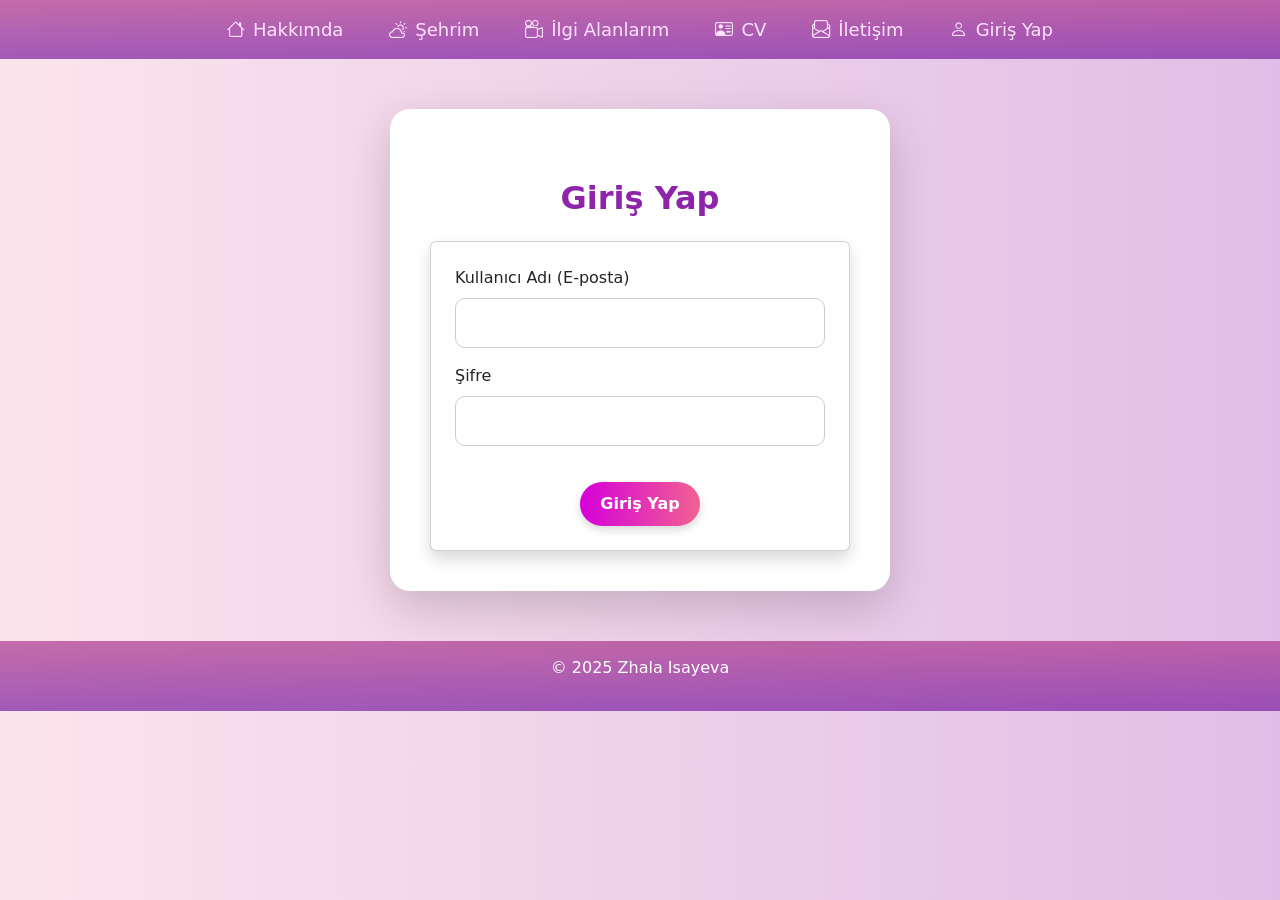
<file: giris.html>
<!DOCTYPE html>
<html lang="en">
<head>
    <meta charset="UTF-8">
    <meta name="viewport" content="width=device-width, initial-scale=1.0">
    <title>Giriş Yap</title>
    <link rel="stylesheet" href="style.css">
    <link rel="stylesheet" href="https://cdn.jsdelivr.net/npm/bootstrap@5.3.0/dist/css/bootstrap.min.css">
    <link rel="stylesheet" href="https://cdn.jsdelivr.net/npm/bootstrap-icons@1.10.5/font/bootstrap-icons.css">
    <link rel="stylesheet" href="https://cdnjs.cloudflare.com/ajax/libs/font-awesome/6.5.0/css/all.min.css">
</head>
<body>
    <!-- Navbar -->
    <nav class="navbar navbar-expand-lg navbar-custom">
        <div  class="container">
            <button class="navbar-toggler" type="button" data-bs-toggle="collapse" data-bs-target="#mainNavbar">
                <span class="navbar-toggler-icon"></span>
            </button>
            <div class="collapse navbar-collapse justify-content-center" id="mainNavbar">
                <ul class="navbar-nav mx-auto">
                    <li class="nav-item"><a class="nav-link" href="index.html"><i class="bi bi-house me-2"></i>Hakkımda</a></li>
                    <li class="nav-item"><a class="nav-link" href="sehrim.html"><i class="bi bi-cloud-sun me-2"></i>Şehrim</a></li>
                    <li class="nav-item"><a class="nav-link" href="ilgi.html"><i class="bi bi-camera-reels me-2"></i>İlgi Alanlarım</a></li>
                    <li class="nav-item"><a class="nav-link" href="cv.html"><i class="bi bi-person-vcard me-2"></i>CV</a></li>
                    <li class="nav-item"><a class="nav-link" href="iletisim.html"><i class="bi bi-envelope-paper me-2"></i>İletişim</a></li>
                    <li class="nav-item"><a class="nav-link active" href="giris.html"><i class="bi bi-person me-2"></i>Giriş Yap</a></li>
                </ul>
            </div>
        </div>
    </nav>
    
    <main class="flew-grow-1 d-flex align-items-center justify-content-center">
        <div class=" login-box shadow-lg">
            <h2 class="text-center mb-4">Giriş Yap</h2>
            <form id="loginForm" action="giris.php" method="POST" class="card p-4 shadow">
                <div class="mb-3">
                    <label for="email" class="form-label">Kullanıcı Adı (E-posta)</label>
                    <input type="text" class="form-control" id="email" name="email">
                </div>
                <div class="mb-3">
                    <label for="password" class="form-label">Şifre</label>
                    <input type="password" class="form-control" id="password" name="password">
                </div>
                <div class="text-center">
                    <button type="submit" class="btn-custom">Giriş Yap</button>
                </div>
            </form>
            <div id="errorMessage" class="alert alert-danger text-center mt-3 d-none"></div>
        </div>
    </main>

    <script>
        const params = new URLSearchParams(window.location.search);
        if (params.get("error") === "1"){
            const errorDiv = document.getElementById("errorMessage");
            errorDiv.textContent = "E-posta veya şifre hatalı.";
            errorDiv.classList.remove("d-none");
        }
    </script>
        
    <script>
        document.getElementById("loginForm").addEventListener("submit", function(e){
            const email =document.getElementById("email").value.trim();
            const password =document.getElementById("password").value.trim();
             const emailRegex = /^[^\s@]+@[^\s@]+\.[^\s@]+$/;

             let mesaj = "";
             if (email === "" || password === ""){
                mesaj = "Lütfen tüm alanları doldurunuz.";
             } else if (!emailRegex.test(email)) {
                mesaj = "Geçerli bir e-posta adresi giriniz.";
             }

             if (mesaj) {
                e.preventDefault();
                alert(mesaj);
             }
        });
    </script>

    <!-- Footer -->
     <footer>
        <p>&copy; 2025 Zhala Isayeva</p>
     </footer>
    <script src="https://cdn.jsdelivr.net/npm/bootstrap@5.3.0/dist/js/bootstrap.bundle.min.js"></script>
</body>
</html>
</file>
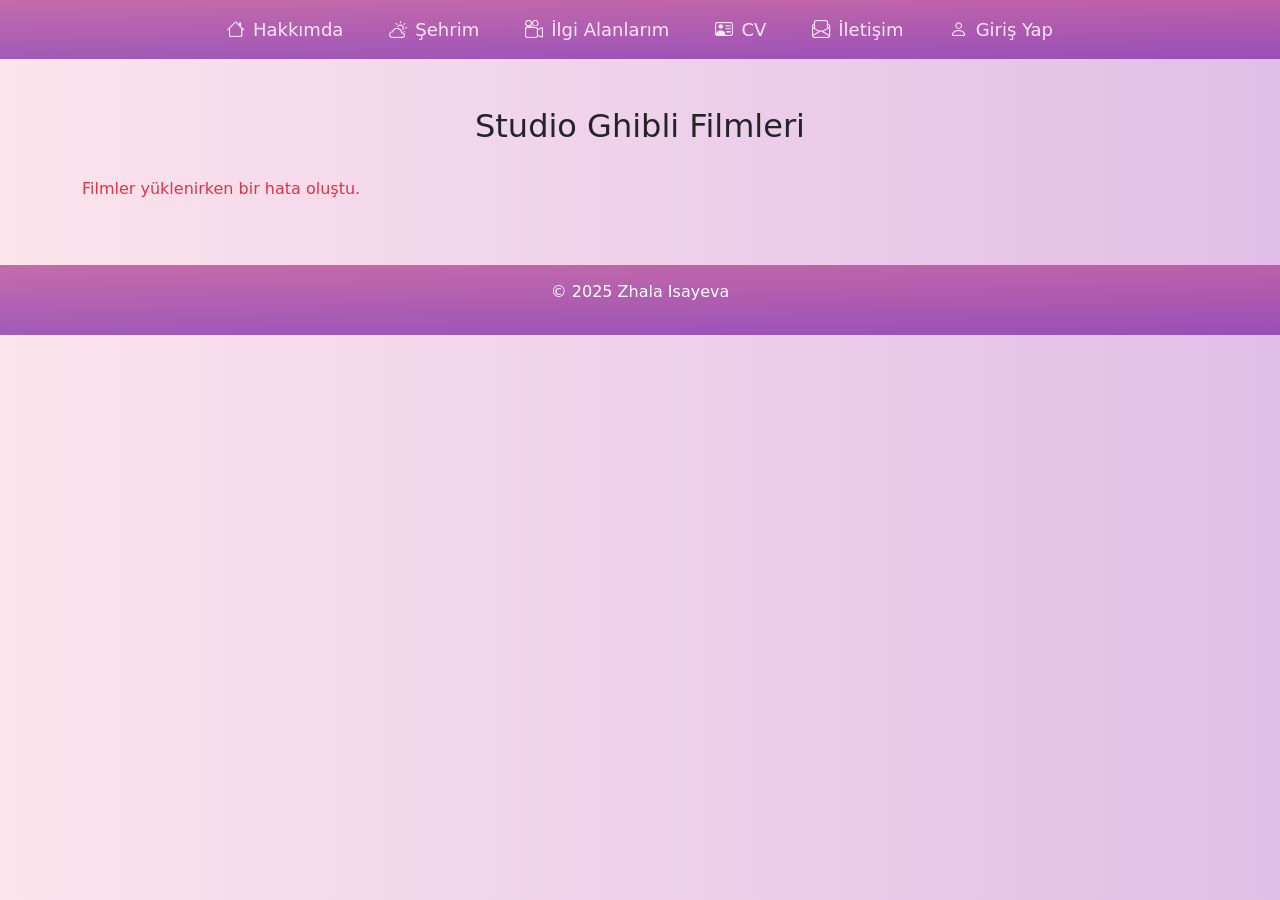
<file: ilgi.html>
<!DOCTYPE html>
<html lang="en">
<head>
    <meta charset="UTF-8">
    <meta name="viewport" content="width=device-width, initial-scale=1.0">
    <title>İlgi Alanlarım</title>
     <link rel="stylesheet" href="style.css">
    <link rel="stylesheet" href="https://cdn.jsdelivr.net/npm/bootstrap@5.3.0/dist/css/bootstrap.min.css">
    <link rel="stylesheet" href="https://cdn.jsdelivr.net/npm/bootstrap-icons@1.10.5/font/bootstrap-icons.css">
    <link rel="stylesheet" href="https://cdnjs.cloudflare.com/ajax/libs/font-awesome/6.5.0/css/all.min.css">
</head>
<body>
        <!-- Navbar -->
    <nav class="navbar navbar-expand-lg navbar-custom">
        <div  class="container">
            <button class="navbar-toggler" type="button" data-bs-toggle="collapse" data-bs-target="#mainNavbar">
                <span class="navbar-toggler-icon"></span>
            </button>
            <div class="collapse navbar-collapse justify-content-center " id="mainNavbar">
                <ul class="navbar-nav mx-auto">
                    <li class="nav-item"><a class="nav-link" href="index.html"><i class="bi bi-house me-2"></i>Hakkımda</a></li>
                    <li class="nav-item"><a class="nav-link" href="sehrim.html"><i class="bi bi-cloud-sun me-2"></i>Şehrim</a></li>
                    <li class="nav-item"><a class="nav-link active" href="ilgi.html"><i class="bi bi-camera-reels me-2"></i>İlgi Alanlarım</a></li>
                    <li class="nav-item"><a class="nav-link" href="cv.html"><i class="bi bi-person-vcard me-2"></i>CV</a></li>
                    <li class="nav-item"><a class="nav-link" href="iletisim.html"><i class="bi bi-envelope-paper me-2"></i>İletişim</a></li>
                    <li class="nav-item"><a class="nav-link" href="giris.html"><i class="bi bi-person me-2"></i>Giriş Yap</a></li>
                </ul>
            </div>
        </div>
    </nav>

    <main class="container my-5">
        <h2 class="text-center">Studio Ghibli Filmleri</h2>
        <br>
        <div class="row g-4" id="filmContainer">

        </div>
    </main>

     <!-- Footer -->
     <footer>
        <p>&copy; 2025 Zhala Isayeva</p>
     </footer>

     <script src="https://cdn.jsdelivr.net/npm/bootstrap@5.3.0/dist/js/bootstrap.bundle.min.js"></script>
     <script src="ghibli.js"></script>
</body>
</html>
</file>
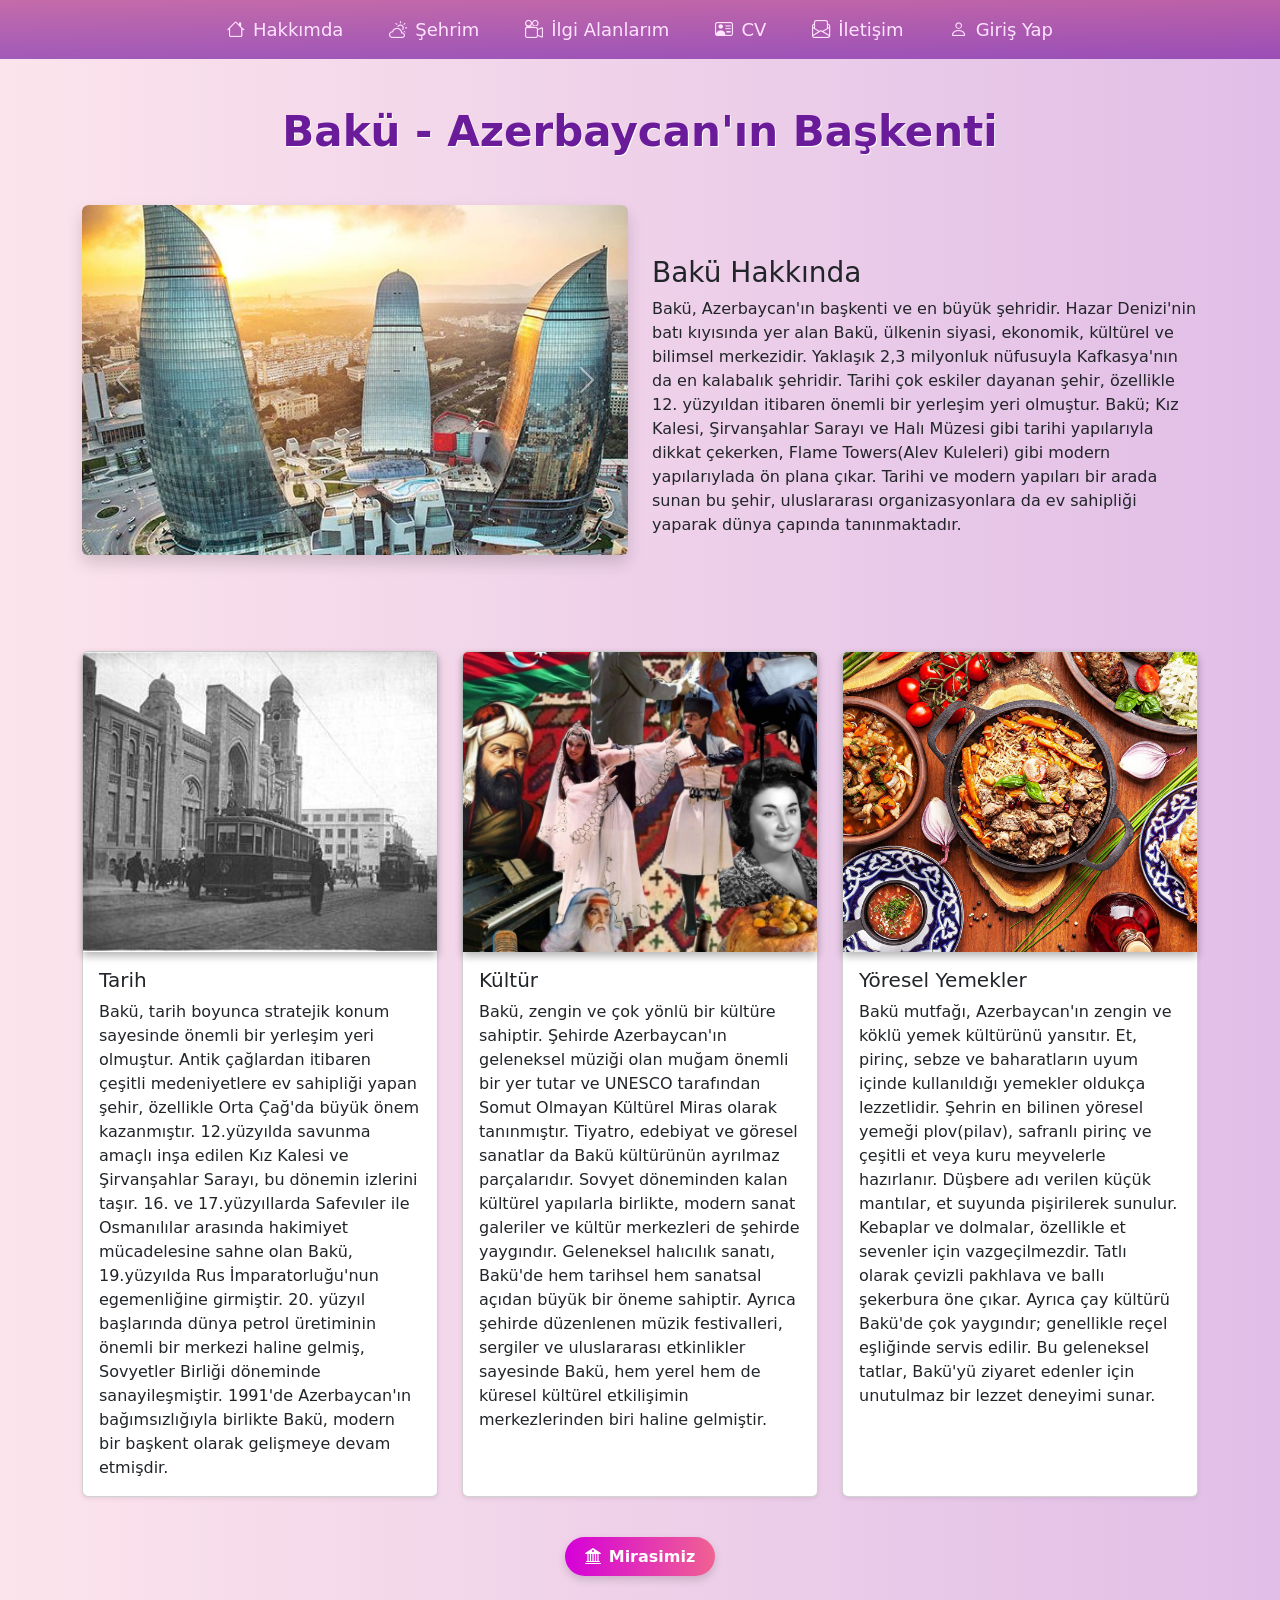
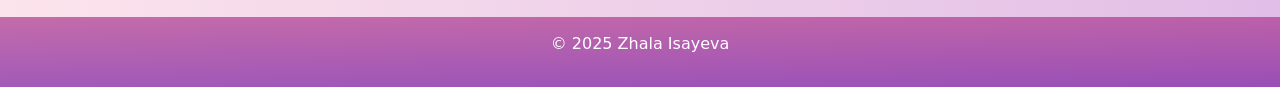
<file: sehrim.html>
<!DOCTYPE html>
<html lang="en">
<head>
    <meta charset="UTF-8">
    <meta name="viewport" content="width=device-width, initial-scale=1.0">
    <title>Şehrim</title>
    <link rel="stylesheet" href="style.css">
    <link rel="stylesheet" href="https://cdn.jsdelivr.net/npm/bootstrap@5.3.0/dist/css/bootstrap.min.css">
    <link rel="stylesheet" href="https://cdn.jsdelivr.net/npm/bootstrap-icons@1.10.5/font/bootstrap-icons.css">
    <link rel="stylesheet" href="https://cdnjs.cloudflare.com/ajax/libs/font-awesome/6.5.0/css/all.min.css">
</head>
<body>
       <!-- Navbar -->
       <nav class="navbar navbar-expand-lg navbar-custom">
        <div  class="container">
            <button class="navbar-toggler" type="button" data-bs-toggle="collapse" data-bs-target="#mainNavbar">
                <span class="navbar-toggler-icon"></span>
            </button>
            <div class="collapse navbar-collapse justify-content-center" id="mainNavbar">
                <ul class="navbar-nav mx-auto">
                    <li class="nav-item"><a class="nav-link" href="index.html"><i class="bi bi-house me-2"></i>Hakkımda</a></li>
                    <li class="nav-item"><a class="nav-link active" href="sehrim.html"><i class="bi bi-cloud-sun me-2"></i>Şehrim</a></li>
                    <li class="nav-item"><a class="nav-link" href="ilgi.html"><i class="bi bi-camera-reels me-2"></i>İlgi Alanlarım</a></li>
                    <li class="nav-item"><a class="nav-link" href="cv.html"><i class="bi bi-person-vcard me-2"></i>CV</a></li>
                    <li class="nav-item"><a class="nav-link" href="iletisim.html"><i class="bi bi-envelope-paper me-2"></i>İletişim</a></li>
                    <li class="nav-item"><a class="nav-link" href="giris.html"><i class="bi bi-person me-2"></i>Giriş Yap</a></li>
                </ul>
            </div>
        </div>
    </nav>

    <main class="container my-5">
        <header class="text-center mb-5">
            <h1>Bakü - Azerbaycan'ın Başkenti</h1>
        </header>

        <div class="row align-items-center my-5">
            <div class="col-md-6">
            <div id="sliderBaku" class="carousel slide mb-5 rounded shadow" data-bs-ride="carousel">
                <div class="carousel-inner rounded">
                    <div class="carousel-item active">
                        <a href="https://tr.wikipedia.org/wiki/Alev_Kuleleri" target="_blank"><img src="fotograflar/foto1.jpg" class="d-block w-100" alt="Flame Towers"></a>
                    </div>
                    <div class="carousel-item">
                        <a href="https://tr.wikipedia.org/wiki/Haydar_Aliyev_K%C3%BClt%C3%BCr_Merkezi" target="_blank"><img src="fotograflar/foto2.jpg" class="d-block w-100" alt="Haydar Aliyev Merkezi"></a>
                    </div>
                    <div class="carousel-item">
                        <a href="https://tr.wikipedia.org/wiki/K%C4%B1z_Kulesi_(Bak%C3%BC)" target="_blank"><img src="fotograflar/foto3.jpg" class="d-block w-100" alt="Qız Qalası"></a>
                    </div>
                    <div class="carousel-item">
                        <a href="https://tr.wikipedia.org/wiki/Azerbaycan_Hal%C4%B1_M%C3%BCzesi" target="_blank"><img src="fotograflar/foto4.jpg" class="d-block w-100" alt="Azerbaycan Halı Müzesi"></a>
                    </div>
                </div>
                <button class="carousel-control-prev" type="button" data-bs-target="#sliderBaku" data-bs-slide="prev">
                    <span class="carousel-control-prev-icon"></span>
                </button>
                <button class="carousel-control-next" type="button" data-bs-target="#sliderBaku" data-bs-slide="next">
                    <span class="carousel-control-next-icon"></span>
                </button>
            </div>
        </div>

        <div class="col-md-6">
            <h3>Bakü Hakkında</h3>
            <p>Bakü, Azerbaycan'ın başkenti ve en büyük şehridir. Hazar Denizi'nin batı kıyısında yer alan Bakü, ülkenin siyasi, ekonomik, kültürel ve bilimsel merkezidir. Yaklaşık 2,3 milyonluk nüfusuyla Kafkasya'nın da en kalabalık şehridir. Tarihi çok eskiler dayanan şehir, özellikle 12. yüzyıldan itibaren önemli bir yerleşim yeri olmuştur. Bakü; Kız Kalesi, Şirvanşahlar Sarayı ve Halı Müzesi gibi tarihi yapılarıyla dikkat çekerken, Flame Towers(Alev Kuleleri) gibi modern yapılarıylada ön plana çıkar. Tarihi ve modern yapıları bir arada sunan bu şehir, uluslararası organizasyonlara da ev sahipliği yaparak dünya çapında tanınmaktadır.</p>
        </div>
        </div>
            
        <section class="row g-4">
            <div class="col-md-4">
                <div class="card h-100 shadow-sm">
                    <img src="fotograflar/tarihi.jpg" class="card-img-top" alt="Tarih">
                    <div class="card-body">
                        <h5 class="card-title">Tarih</h5>
                        <p class="card-text">Bakü, tarih boyunca stratejik konum sayesinde önemli bir yerleşim yeri olmuştur. Antik çağlardan itibaren çeşitli medeniyetlere ev sahipliği yapan şehir, özellikle Orta Çağ'da büyük önem kazanmıştır. 12.yüzyılda savunma amaçlı inşa edilen Kız Kalesi ve Şirvanşahlar Sarayı, bu dönemin izlerini taşır. 16. ve 17.yüzyıllarda Safevıler ile Osmanılılar arasında hakimiyet mücadelesine sahne olan Bakü, 19.yüzyılda Rus İmparatorluğu'nun egemenliğine girmiştir. 20. yüzyıl başlarında dünya petrol üretiminin önemli bir merkezi haline gelmiş, Sovyetler Birliği döneminde sanayileşmiştir. 1991'de Azerbaycan'ın bağımsızlığıyla birlikte Bakü, modern bir başkent olarak gelişmeye devam etmişdir. 

                        </p>
                    </div>
                </div>
            </div>
            <div class="col-md-4">
                <div class="card  h-100 shadow-sm">
                    <img src="fotograflar/kültürü.jpeg" class="card-img-top" alt="Kulturu">
                    <div class="card-body">
                        <h5 class="card-title">Kültür</h5>
                        <p class="card-text">Bakü, zengin ve çok yönlü bir kültüre sahiptir. Şehirde Azerbaycan'ın geleneksel müziği olan muğam önemli bir yer tutar ve UNESCO tarafından Somut Olmayan Kültürel Miras olarak tanınmıştır. Tiyatro, edebiyat ve göresel sanatlar da Bakü kültürünün ayrılmaz parçalarıdır. Sovyet döneminden kalan kültürel yapılarla birlikte, modern sanat galeriler ve kültür merkezleri de şehirde yaygındır. Geleneksel halıcılık sanatı, Bakü'de hem tarihsel hem sanatsal açıdan büyük bir öneme sahiptir. Ayrıca şehirde düzenlenen müzik festivalleri, sergiler ve uluslararası etkinlikler sayesinde Bakü, hem yerel hem de küresel kültürel etkilişimin merkezlerinden biri haline gelmiştir.</p>
                    </div>
                </div>
            </div>
            <div class="col-md-4">
                <div class="card h-100 shadow-sm">
                    <img src="fotograflar/yemekler.jpg" class="card-img-top" alt="Yemekler">
                    <div class="card-body">
                        <h5 class="card-title">Yöresel Yemekler</h5>
                        <p class="card-text">Bakü mutfağı, Azerbaycan'ın zengin ve köklü yemek kültürünü yansıtır. Et, pirinç, sebze ve baharatların uyum içinde kullanıldığı yemekler oldukça lezzetlidir. Şehrin en bilinen yöresel yemeği plov(pilav), safranlı pirinç ve çeşitli et veya kuru meyvelerle hazırlanır. Düşbere adı verilen küçük mantılar, et suyunda pişirilerek sunulur. Kebaplar ve dolmalar, özellikle et sevenler için vazgeçilmezdir. Tatlı olarak çevizli pakhlava ve ballı şekerbura öne çıkar. Ayrıca çay kültürü Bakü'de çok yaygındır; genellikle reçel eşliğinde servis edilir. Bu geleneksel tatlar, Bakü'yü ziyaret edenler için unutulmaz bir lezzet deneyimi sunar.</p>
                    </div>
                </div>
            </div>
        </section>   

        <div class="text-center mt-5">
            <a href="mirasimiz.html" target="_blank" class="btn-custom btn-lg"><i class="bi bi-bank2 me-2"></i>Mirasimiz </a>
        </div>
    </main>

     <!-- Footer -->
     <footer>
        <p>&copy; 2025 Zhala Isayeva</p>
     </footer>

    <script src="https://cdn.jsdelivr.net/npm/bootstrap@5.3.0/dist/js/bootstrap.bundle.min.js"></script>
</body>
</html>
</file>
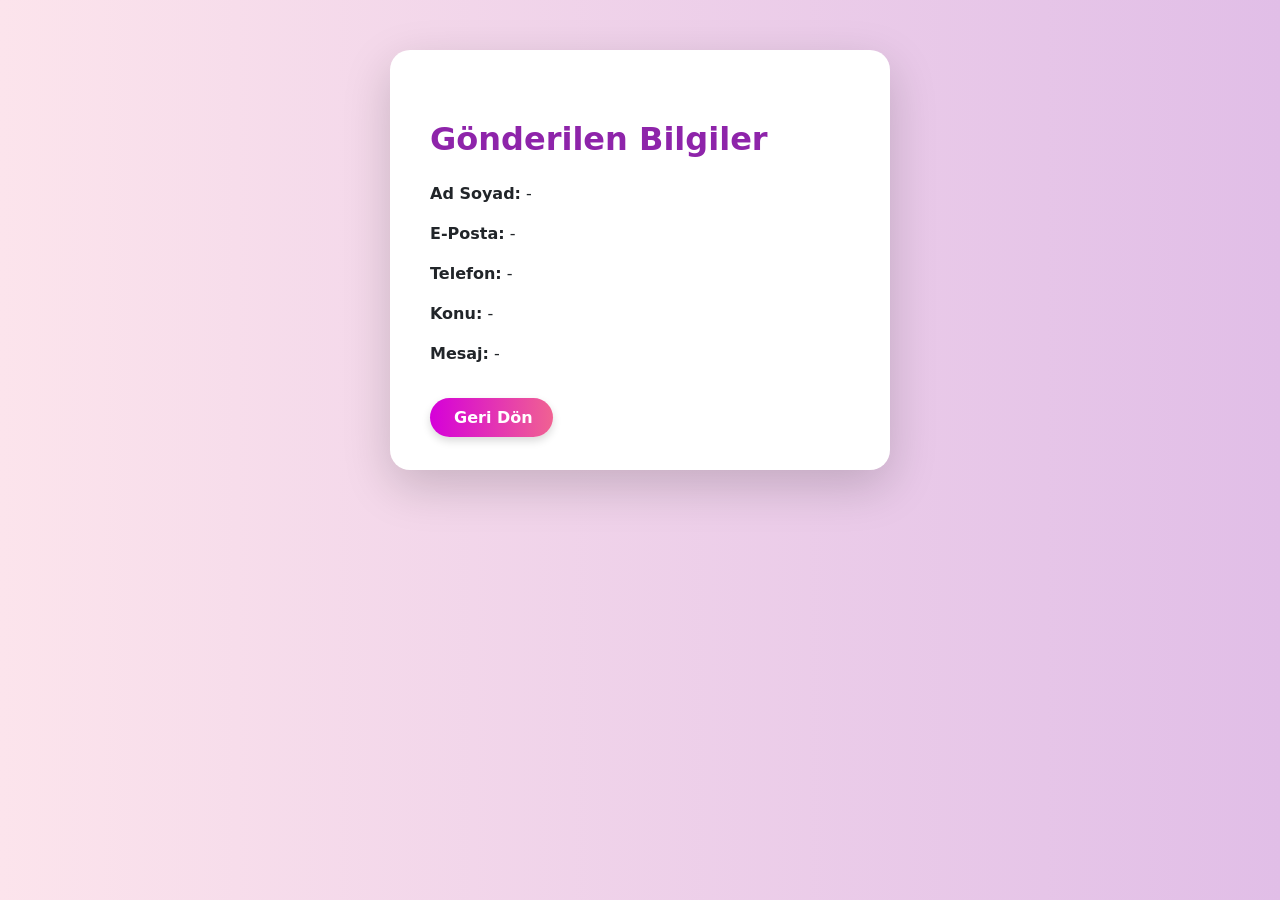
<file: sonuc.html>
<!DOCTYPE html>
<html lang="en">
<head>
    <meta charset="UTF-8">
    <meta name="viewport" content="width=device-width, initial-scale=1.0">
    <title>İletişim Sonucu</title>
     <link rel="stylesheet" href="style.css">
    <link rel="stylesheet" href="https://cdn.jsdelivr.net/npm/bootstrap@5.3.0/dist/css/bootstrap.min.css">

</head>
<body>
    
    <main class="flex-grow-1 d-flex align-items-center justify-content-center">
        <div class="login-box shadow-lg">
            <h2 class="mb-4">Gönderilen Bilgiler</h2>
            <div class="text-start">
                <p><strong>Ad Soyad:</strong> <span id="ad"></span></p>
                <p><strong>E-Posta:</strong> <span id="email"></span></p>
                <p><strong>Telefon:</strong> <span id="tel"></span></p>
                <p><strong>Konu:</strong> <span id="konu"></span></p>
                <p><strong>Mesaj:</strong> <span id="mesaj"></span></p> 
                <br>
                <a href="iletisim.html" class="btn-custom mt-4"><i class="bi bi-arrow-left-circle me-1"></i>Geri Dön</a>
            </div>
        </div>
    </main>
    
    <script>
        const urlParams = new URLSearchParams(window.location.search);
        
        document.getElementById("ad").textContent = urlParams.get("ad") || "-";
        document.getElementById("email").textContent = urlParams.get("email") || "-";
        document.getElementById("tel").textContent = urlParams.get("tel") || "-";
        document.getElementById("konu").textContent = urlParams.get("konu") || "-";
        document.getElementById("mesaj").textContent = urlParams.get("mesaj") || "-";
        
    </script>
</body>
</html>
</file>
<file: style.css>
html, body{
    height: 100%;
    margin: 0;
    padding: 0;
    font-family: 'Segoe UI', sans-serif;
    background: linear-gradient(to right, #fce4ec, #e1bee7);
    transition: all 0.3s ease;
}


.navbar-custom {
    background: linear-gradient(rgba(172, 57, 142, 0.7), rgba(123, 31, 162, 0.7));
}

.navbar-nav .nav-link{
    color: #ffe3ff !important;
    text-decoration: none;
    font-size: 18px;
    display: flex;
    align-items: center;
    margin: 0 15px;
}


.header-custom{
    background: linear-gradient(to right, #ec407a, #ab47bc), url("img/background.jpg");
    background-size: cover;
    background-position: center;
    color: white;
}

img{
    box-shadow: 0 4px 8px rgba(0,0,0,0.3);
}

.login-box h2{
    color: #8e24aa;
    margin-top: 30px;
    font-weight: bold;
}

.card{
    border: none;
    border-radius: 16px;
    transition: transform 0.3s ease, box-shadow 0.3s ease;
    background: white;
}

.card i{
    font-size: 2.5rem;
    line-height: 1;
    display: inline-block;
    margin-bottom: 10px;
}

.card:hover{
    transform: scale(1.05);
    box-shadow: 0 10px 20px rgba(0,0,0,0.2);
}

.link{
    text-decoration: none;
    color: #ab47bc;
    font-weight: bold;
}

.link:hover{
    text-decoration: none;
    color: #e91e63;
}


footer{
    background: linear-gradient(rgba(172, 57, 142, 0.7), rgba(123, 31, 162, 0.7));
    color:white;
    padding: 15px 0;
    margin-top: auto;
    text-align: center;
}

.cv-body {
    background-color: #fdf5f8;
    padding-bottom: 50px;
}

header h1 {
    font-size: 42px;
    font-weight: bold;
    color: #6a1b9a;
    text-shadow: 1px 1px #fff;
}

table {
    width: 80%;
    margin: auto;
    border-collapse: collapse;
    background-color: white;
    border-radius: 12px;
    overflow: hidden;
    box-shadow: 0 10px 30px rgba(0,0,0,0.1);
}

th, td {
    padding: 16px;
    text-align: left;
    font-size: 16px;
    color: #444;
}

th {
    background: linear-gradient(to right, #ba68c6, #f06292);
    color: white;
    font-weight: bold;
    text-align: center;
}

tr:nth-child(even) {
    background-color: #fce4ec;
}



.profile-img {
    width: 180px;
    height: 180px;
    object-fit: cover;
    border-radius: 50%;
    border: 5px solid #fff;
    margin-bottom:  20px;
    box-shadow: 0 6px 20px rgba(0,0,0,0.2);
    display: block;
    margin-left: auto;
    margin-right: auto;
}

.section-box {
    margin-bottom: 40px;
    padding: 20px;
    border-radius: 12px;
    background: #fff0f6;
    box-shadow: 0 4px 12px rgba(0,0,0,0.1);
}

.skill-card {
    background: #f8bbd0;
    color: #4a148c;
    border-radius: 12px;
    padding: 15px;
    margin-bottom: 20px;
    box-shadow: 0 4px 10px rgba(0,0,0,0.1);
    transition: transform 0.3s ease; 
}

.skill-card:hover {
    transform: scale(1.05);
}

.badge.bg-pink {
    background: linear-gradient(to right, #ec407a, #ab47bc);
    color: white;
    margin-right: 8px;
    margin-bottom: 8px;
    padding: 8px 12px;
    font-size: 14px;
}

.login-box {
    background-color: white;
    max-width: 500px;
    width: 100%;
    margin: 50px auto;
    padding: 40px;
    border-radius: 20px;
    box-shadow: 0 10px 20px rgba(0,0,0,0.2);
}

input[type="text"],
input[type="password"],
input[type="email"],
select,
textarea {
    border-radius: 10px;
    padding: 12px;
    border: 1px solid #ccc;
    font-size: 16px;
    transition: all 0.3s ease;
    box-shadow: inset 0 0 0 transparent;
}

input:focus,
select:focus,
textarea:focus {
    border-color: #ab47bc !important;
    outline: none;
    box-shadow: 0 0 8px #ab47bc88 !important;
}

.btn-custom{
    margin-top: 20px;
    text-decoration: none !important;  
    background: linear-gradient(to right, #d500d9, #f06292);
    border: none;
    color: white;
    font-weight: bold;
    padding: 10px 20px;
    border-radius: 30px;
    transition: background 0.3s ease, transform 0.2s ease;
    box-shadow: 0 4px 8px rgba(0,0,0,0.15);
}

.btn-custom:hover {
    text-decoration: none !important;
    background: linear-gradient(to right, #aa00ff, #ec407a);
    transform: translateY(-3px) scale(1.03);
    box-shadow: 0 8px 20px rgba(0,0,0,0.25);
}

#sliderBaku {
    max-height: 350px;
    overflow: hidden;
    border-radius: 16px;
    box-shadow: 0 4px 12px rgba(0,0,0,0.1);
}

.carusel-inner img {
    object-fit: cover;
    border-radius: 16px;
    max-height: 300px;

}

.card-img-top {
    height: 300px;
    object-fit: cover;
    border-top-left-radius: 16px;
    border-top-right-radius: 16px;
}

.intro-box {
    background: linear-gradient(to right, #ec407a, #ab47bc);
    box-shadow: 0 8px 20px rgba(0,0,0,0.2);
    border-radius: 16px;
    max-width: 800px;
    margin: auto;
}

.hobby-card {
    background-color: white;
    border-radius: 16px;
    box-shadow: 0 4px 12px rgba(0,0,0,0.1);
    transition: transform 0.3s ease;
}

.hobby-card:hover {
    transform: scale(1.05);
}
</file>
